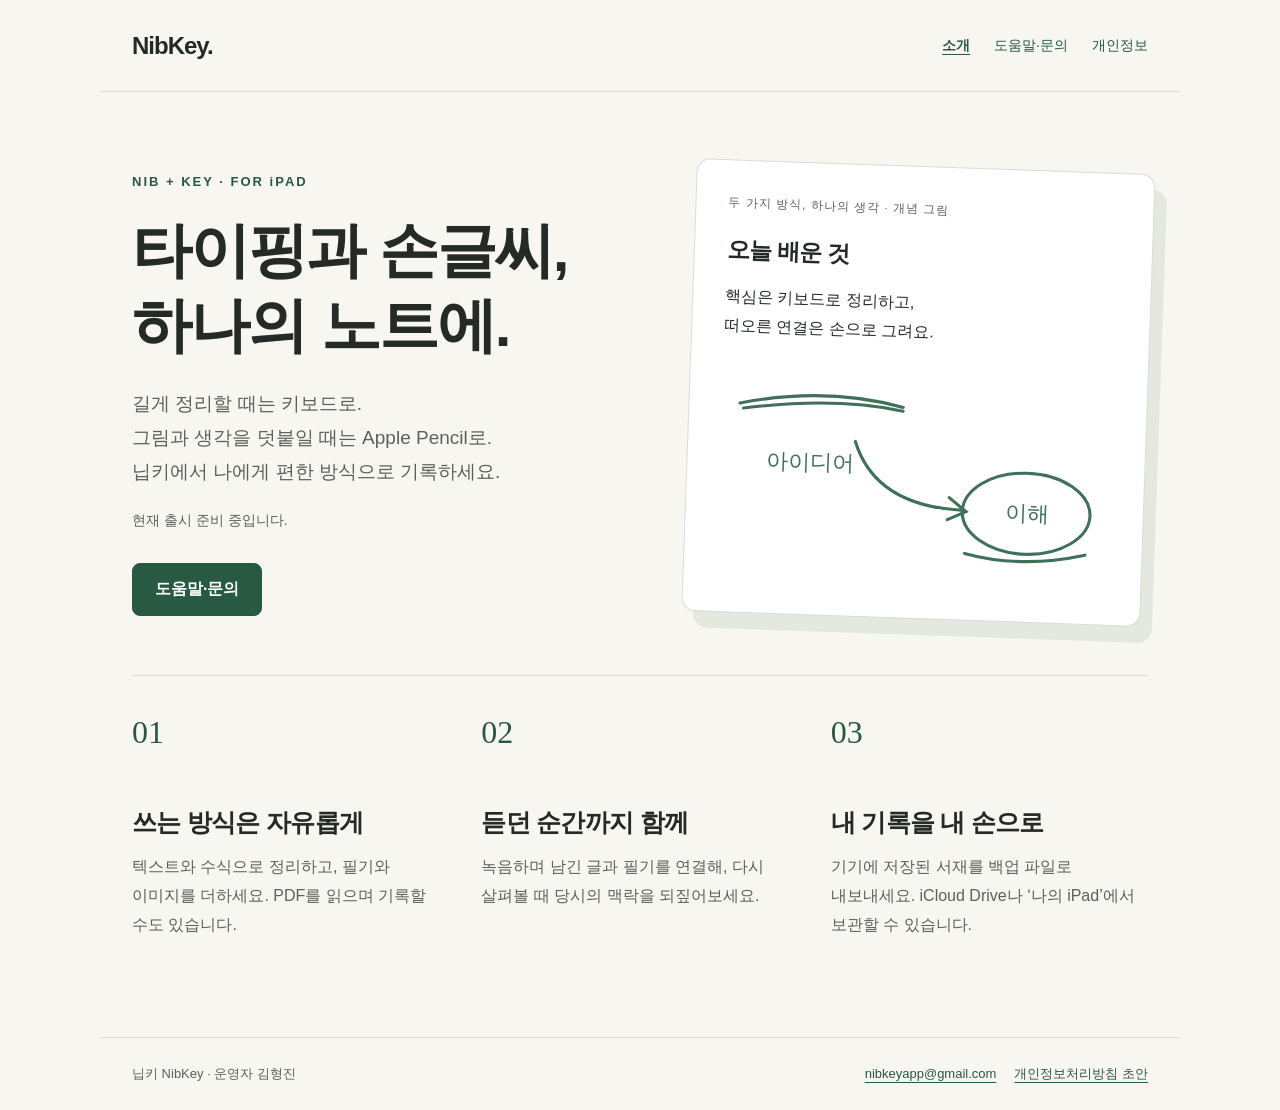
<file: index.html>
<!doctype html>
<html lang="ko"><head><meta charset="utf-8"><meta name="viewport" content="width=device-width,initial-scale=1"><meta name="description" content="닙키 NibKey — 타이핑과 손글씨, 하나의 노트에. iPad용 노트 앱을 준비하고 있습니다."><title>닙키 NibKey — 타이핑과 손글씨, 하나의 노트에</title><link rel="stylesheet" href="styles.css"></head><body>
<a class="skip" href="#main">본문으로 건너뛰기</a><header><a class="brand" href="index.html">NibKey<span aria-hidden="true">.</span></a><nav aria-label="주 메뉴"><a href="index.html" aria-current="page">소개</a><a href="support.html">도움말·문의</a><a href="privacy.html">개인정보</a></nav></header>
<main id="main"><section class="hero"><div><p class="eyebrow">NIB + KEY · FOR iPAD</p><h1>타이핑과 손글씨,<br>하나의 노트에.</h1><p class="lead">길게 정리할 때는 키보드로.<br>그림과 생각을 덧붙일 때는 Apple Pencil로.<br>닙키에서 나에게 편한 방식으로 기록하세요.</p><p class="meta">현재 출시 준비 중입니다.</p><a class="button primary" href="support.html">도움말·문의</a></div><div class="sample" aria-label="타이핑과 손글씨가 함께 있는 노트의 개념 그림"><p class="sample-label">두 가지 방식, 하나의 생각 · 개념 그림</p><h2>오늘 배운 것</h2><p>핵심은 키보드로 정리하고,<br>떠오른 연결은 손으로 그려요.</p><svg viewBox="0 0 320 180" role="img" aria-label="아이디어와 이해를 선으로 연결한 손그림"><g fill="none" stroke="#3f7159" stroke-width="2.5" stroke-linecap="round"><path d="M15 36 Q85 20 148 35 M18 40 Q92 28 148 38 M110 64 Q128 116 200 117 M188 107 L202 118 L187 125"/><ellipse cx="251" cy="118" rx="52" ry="33"/><path d="M202 152 Q248 163 300 150"/></g><text x="38" y="88" fill="#3f7159" font-size="18">아이디어</text><text x="234" y="124" fill="#3f7159" font-size="18">이해</text></svg></div></section>
<section class="features" aria-label="닙키에서 할 수 있는 일"><div><span class="number">01</span><h2>쓰는 방식은 자유롭게</h2><p>텍스트와 수식으로 정리하고, 필기와 이미지를 더하세요. PDF를 읽으며 기록할 수도 있습니다.</p></div><div><span class="number">02</span><h2>듣던 순간까지 함께</h2><p>녹음하며 남긴 글과 필기를 연결해, 다시 살펴볼 때 당시의 맥락을 되짚어보세요.</p></div><div><span class="number">03</span><h2>내 기록을 내 손으로</h2><p>기기에 저장된 서재를 백업 파일로 내보내세요. iCloud Drive나 ‘나의 iPad’에서 보관할 수 있습니다.</p></div></section></main>
<footer><p>닙키 NibKey · 운영자 김형진</p><div class="links"><a href="mailto:nibkeyapp@gmail.com">nibkeyapp@gmail.com</a><a href="privacy.html">개인정보처리방침 초안</a></div></footer></body></html>
</file>
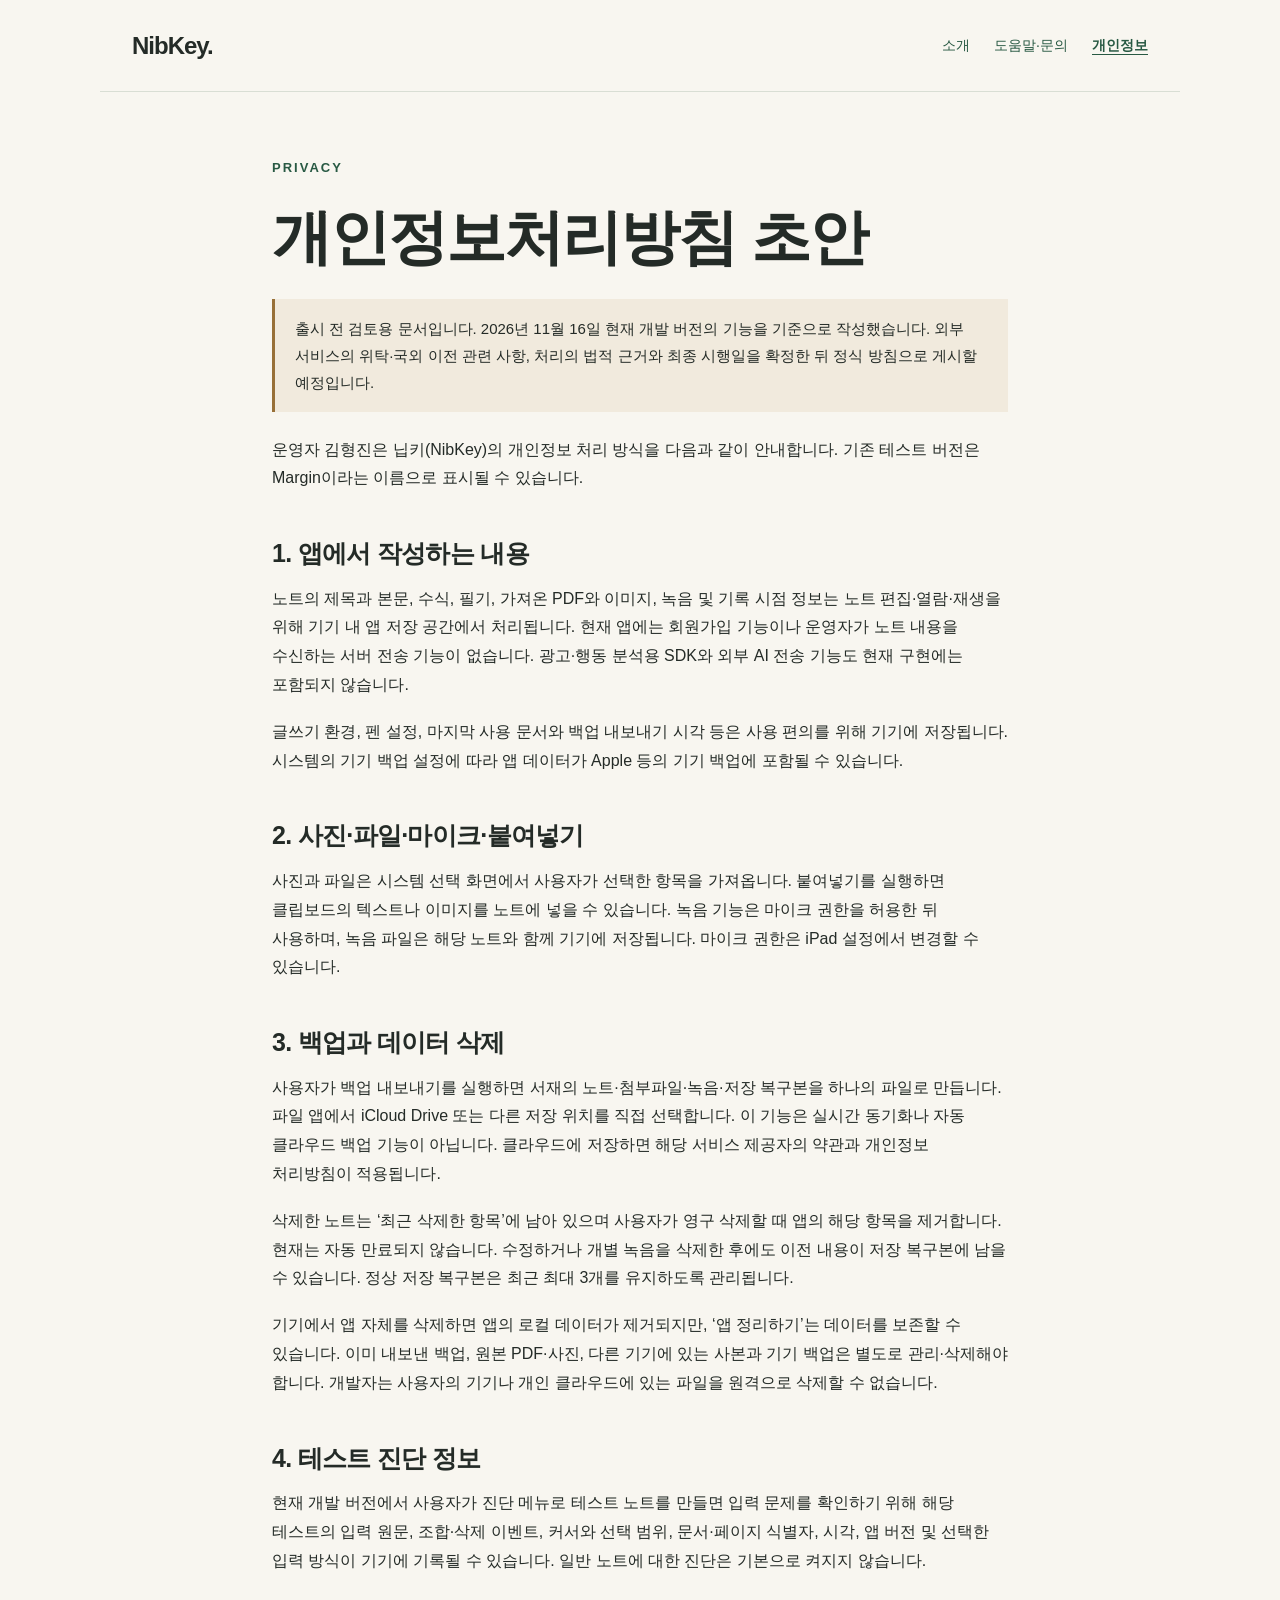
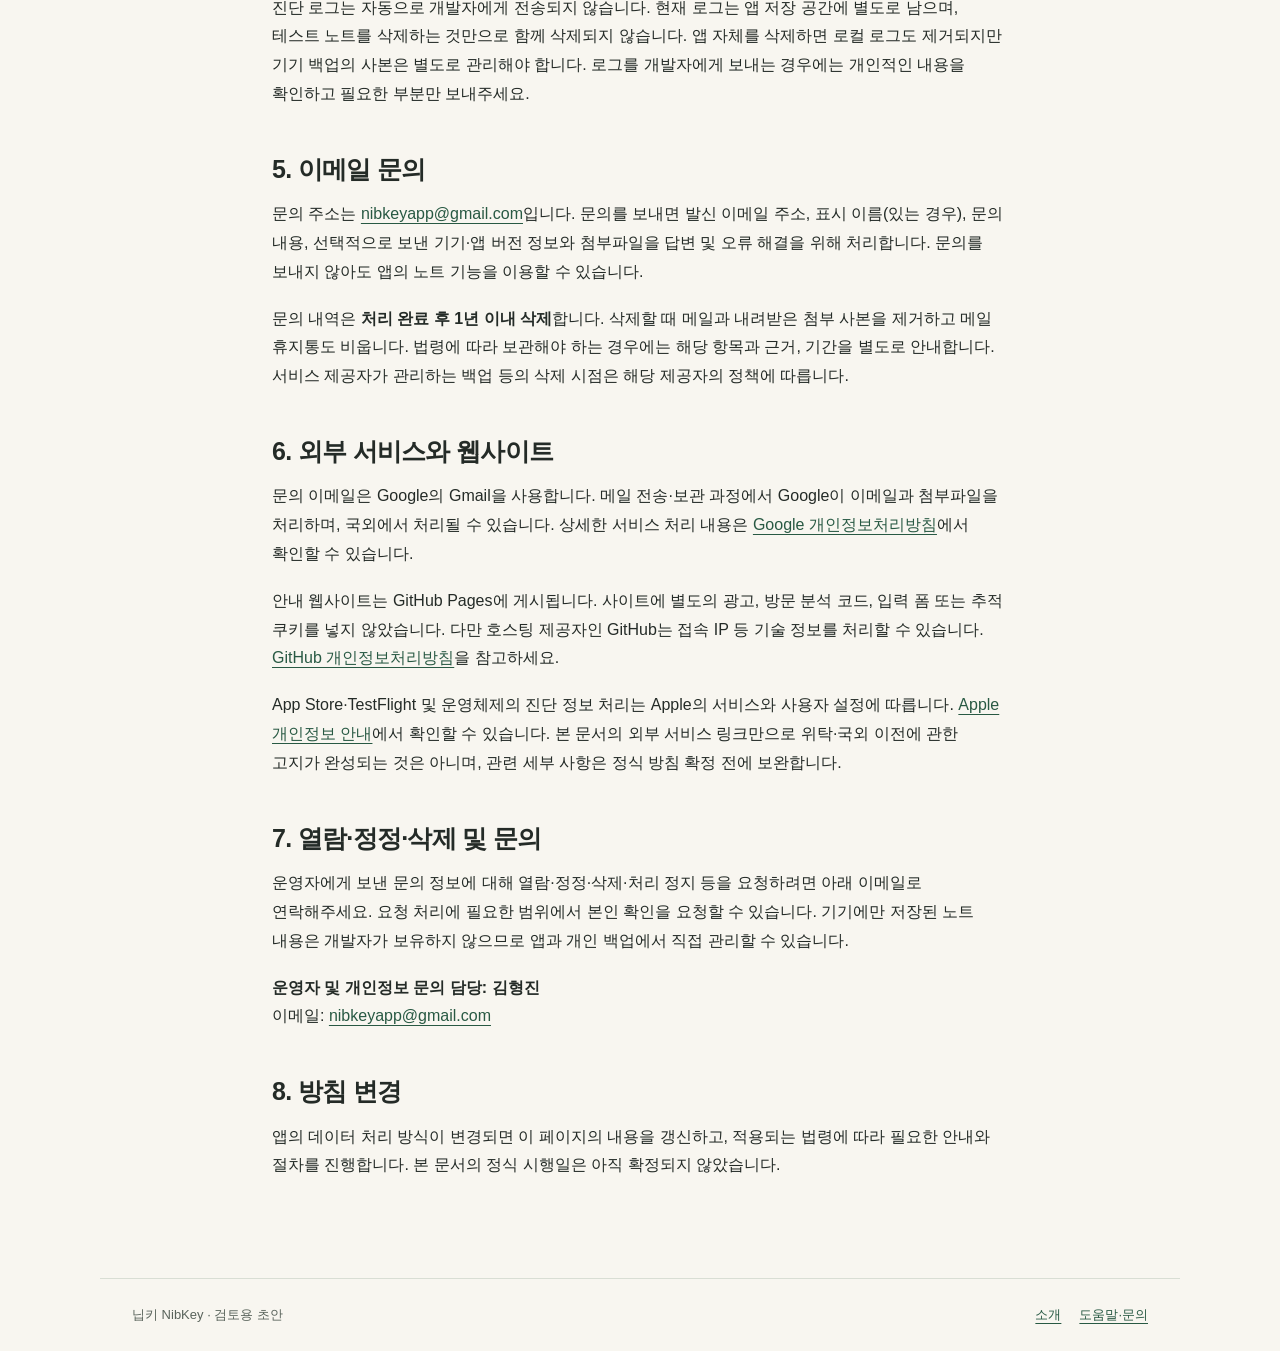
<file: privacy.html>
<!doctype html>
<html lang="ko"><head><meta charset="utf-8"><meta name="viewport" content="width=device-width,initial-scale=1"><meta name="robots" content="noindex"><meta name="description" content="닙키 NibKey 개인정보처리방침 검토용 초안"><title>개인정보처리방침 초안 — 닙키 NibKey</title><link rel="stylesheet" href="styles.css"></head><body>
<a class="skip" href="#main">본문으로 건너뛰기</a><header><a class="brand" href="index.html">NibKey.</a><nav aria-label="주 메뉴"><a href="index.html">소개</a><a href="support.html">도움말·문의</a><a href="privacy.html" aria-current="page">개인정보</a></nav></header>
<main class="article" id="main"><p class="eyebrow">PRIVACY</p><h1>개인정보처리방침 초안</h1><div class="notice">출시 전 검토용 문서입니다. 2026년 11월 16일 현재 개발 버전의 기능을 기준으로 작성했습니다. 외부 서비스의 위탁·국외 이전 관련 사항, 처리의 법적 근거와 최종 시행일을 확정한 뒤 정식 방침으로 게시할 예정입니다.</div>
<p>운영자 김형진은 닙키(NibKey)의 개인정보 처리 방식을 다음과 같이 안내합니다. 기존 테스트 버전은 Margin이라는 이름으로 표시될 수 있습니다.</p>
<h2>1. 앱에서 작성하는 내용</h2><p>노트의 제목과 본문, 수식, 필기, 가져온 PDF와 이미지, 녹음 및 기록 시점 정보는 노트 편집·열람·재생을 위해 기기 내 앱 저장 공간에서 처리됩니다. 현재 앱에는 회원가입 기능이나 운영자가 노트 내용을 수신하는 서버 전송 기능이 없습니다. 광고·행동 분석용 SDK와 외부 AI 전송 기능도 현재 구현에는 포함되지 않습니다.</p><p>글쓰기 환경, 펜 설정, 마지막 사용 문서와 백업 내보내기 시각 등은 사용 편의를 위해 기기에 저장됩니다. 시스템의 기기 백업 설정에 따라 앱 데이터가 Apple 등의 기기 백업에 포함될 수 있습니다.</p>
<h2>2. 사진·파일·마이크·붙여넣기</h2><p>사진과 파일은 시스템 선택 화면에서 사용자가 선택한 항목을 가져옵니다. 붙여넣기를 실행하면 클립보드의 텍스트나 이미지를 노트에 넣을 수 있습니다. 녹음 기능은 마이크 권한을 허용한 뒤 사용하며, 녹음 파일은 해당 노트와 함께 기기에 저장됩니다. 마이크 권한은 iPad 설정에서 변경할 수 있습니다.</p>
<h2>3. 백업과 데이터 삭제</h2><p>사용자가 백업 내보내기를 실행하면 서재의 노트·첨부파일·녹음·저장 복구본을 하나의 파일로 만듭니다. 파일 앱에서 iCloud Drive 또는 다른 저장 위치를 직접 선택합니다. 이 기능은 실시간 동기화나 자동 클라우드 백업 기능이 아닙니다. 클라우드에 저장하면 해당 서비스 제공자의 약관과 개인정보 처리방침이 적용됩니다.</p><p>삭제한 노트는 ‘최근 삭제한 항목’에 남아 있으며 사용자가 영구 삭제할 때 앱의 해당 항목을 제거합니다. 현재는 자동 만료되지 않습니다. 수정하거나 개별 녹음을 삭제한 후에도 이전 내용이 저장 복구본에 남을 수 있습니다. 정상 저장 복구본은 최근 최대 3개를 유지하도록 관리됩니다.</p><p>기기에서 앱 자체를 삭제하면 앱의 로컬 데이터가 제거되지만, ‘앱 정리하기’는 데이터를 보존할 수 있습니다. 이미 내보낸 백업, 원본 PDF·사진, 다른 기기에 있는 사본과 기기 백업은 별도로 관리·삭제해야 합니다. 개발자는 사용자의 기기나 개인 클라우드에 있는 파일을 원격으로 삭제할 수 없습니다.</p>
<h2>4. 테스트 진단 정보</h2><p>현재 개발 버전에서 사용자가 진단 메뉴로 테스트 노트를 만들면 입력 문제를 확인하기 위해 해당 테스트의 입력 원문, 조합·삭제 이벤트, 커서와 선택 범위, 문서·페이지 식별자, 시각, 앱 버전 및 선택한 입력 방식이 기기에 기록될 수 있습니다. 일반 노트에 대한 진단은 기본으로 켜지지 않습니다.</p><p>진단 로그는 자동으로 개발자에게 전송되지 않습니다. 현재 로그는 앱 저장 공간에 별도로 남으며, 테스트 노트를 삭제하는 것만으로 함께 삭제되지 않습니다. 앱 자체를 삭제하면 로컬 로그도 제거되지만 기기 백업의 사본은 별도로 관리해야 합니다. 로그를 개발자에게 보내는 경우에는 개인적인 내용을 확인하고 필요한 부분만 보내주세요.</p>
<h2>5. 이메일 문의</h2><p>문의 주소는 <a href="mailto:nibkeyapp@gmail.com">nibkeyapp@gmail.com</a>입니다. 문의를 보내면 발신 이메일 주소, 표시 이름(있는 경우), 문의 내용, 선택적으로 보낸 기기·앱 버전 정보와 첨부파일을 답변 및 오류 해결을 위해 처리합니다. 문의를 보내지 않아도 앱의 노트 기능을 이용할 수 있습니다.</p><p>문의 내역은 <strong>처리 완료 후 1년 이내 삭제</strong>합니다. 삭제할 때 메일과 내려받은 첨부 사본을 제거하고 메일 휴지통도 비웁니다. 법령에 따라 보관해야 하는 경우에는 해당 항목과 근거, 기간을 별도로 안내합니다. 서비스 제공자가 관리하는 백업 등의 삭제 시점은 해당 제공자의 정책에 따릅니다.</p>
<h2>6. 외부 서비스와 웹사이트</h2><p>문의 이메일은 Google의 Gmail을 사용합니다. 메일 전송·보관 과정에서 Google이 이메일과 첨부파일을 처리하며, 국외에서 처리될 수 있습니다. 상세한 서비스 처리 내용은 <a href="https://policies.google.com/privacy?hl=ko">Google 개인정보처리방침</a>에서 확인할 수 있습니다.</p><p>안내 웹사이트는 GitHub Pages에 게시됩니다. 사이트에 별도의 광고, 방문 분석 코드, 입력 폼 또는 추적 쿠키를 넣지 않았습니다. 다만 호스팅 제공자인 GitHub는 접속 IP 등 기술 정보를 처리할 수 있습니다. <a href="https://docs.github.com/en/site-policy/privacy-policies/github-general-privacy-statement">GitHub 개인정보처리방침</a>을 참고하세요.</p><p>App Store·TestFlight 및 운영체제의 진단 정보 처리는 Apple의 서비스와 사용자 설정에 따릅니다. <a href="https://www.apple.com/legal/privacy/">Apple 개인정보 안내</a>에서 확인할 수 있습니다. 본 문서의 외부 서비스 링크만으로 위탁·국외 이전에 관한 고지가 완성되는 것은 아니며, 관련 세부 사항은 정식 방침 확정 전에 보완합니다.</p>
<h2>7. 열람·정정·삭제 및 문의</h2><p>운영자에게 보낸 문의 정보에 대해 열람·정정·삭제·처리 정지 등을 요청하려면 아래 이메일로 연락해주세요. 요청 처리에 필요한 범위에서 본인 확인을 요청할 수 있습니다. 기기에만 저장된 노트 내용은 개발자가 보유하지 않으므로 앱과 개인 백업에서 직접 관리할 수 있습니다.</p><p><strong>운영자 및 개인정보 문의 담당: 김형진</strong><br>이메일: <a href="mailto:nibkeyapp@gmail.com">nibkeyapp@gmail.com</a></p>
<h2>8. 방침 변경</h2><p>앱의 데이터 처리 방식이 변경되면 이 페이지의 내용을 갱신하고, 적용되는 법령에 따라 필요한 안내와 절차를 진행합니다. 본 문서의 정식 시행일은 아직 확정되지 않았습니다.</p></main>
<footer><p>닙키 NibKey · 검토용 초안</p><div class="links"><a href="index.html">소개</a><a href="support.html">도움말·문의</a></div></footer></body></html>
</file>
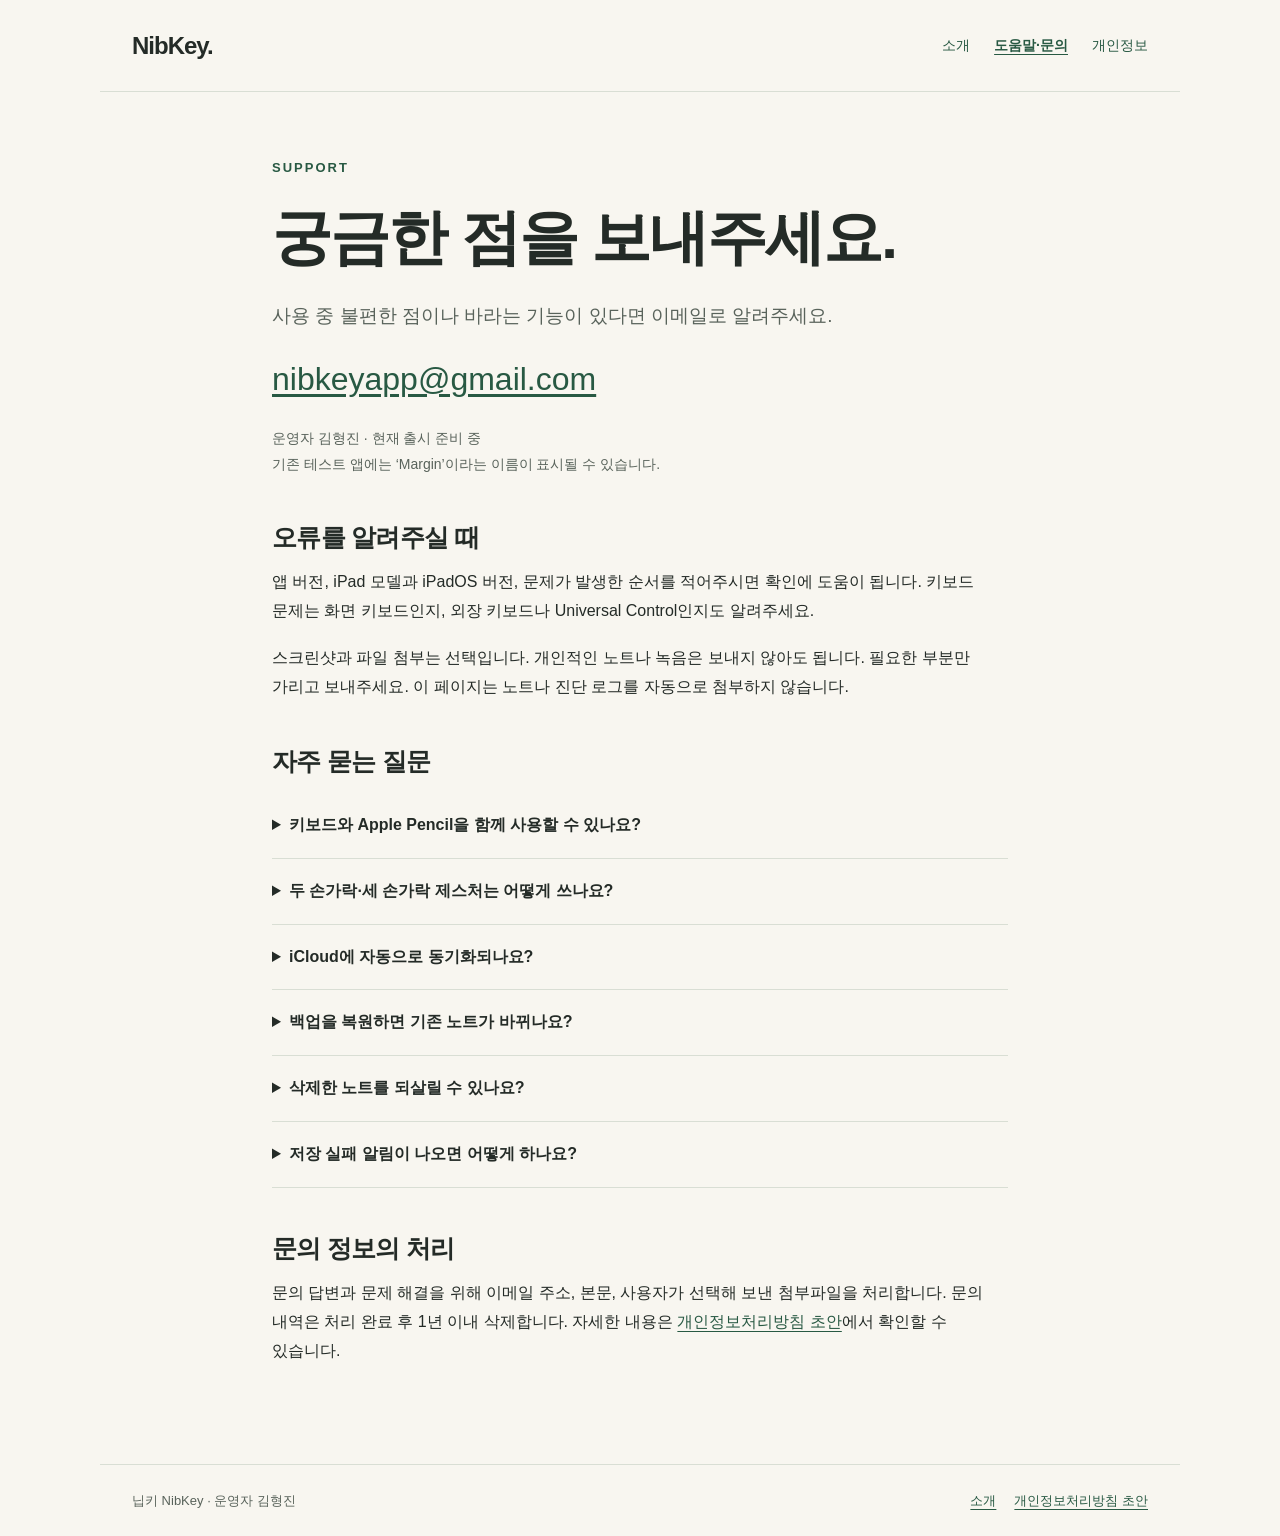
<file: support.html>
<!doctype html>
<html lang="ko"><head><meta charset="utf-8"><meta name="viewport" content="width=device-width,initial-scale=1"><meta name="description" content="닙키 NibKey 사용 도움말과 문의 안내"><title>도움말·문의 — 닙키 NibKey</title><link rel="stylesheet" href="styles.css"></head><body>
<a class="skip" href="#main">본문으로 건너뛰기</a><header><a class="brand" href="index.html">NibKey.</a><nav aria-label="주 메뉴"><a href="index.html">소개</a><a href="support.html" aria-current="page">도움말·문의</a><a href="privacy.html">개인정보</a></nav></header>
<main class="article" id="main"><p class="eyebrow">SUPPORT</p><h1>궁금한 점을 보내주세요.</h1><p class="lead">사용 중 불편한 점이나 바라는 기능이 있다면 이메일로 알려주세요.</p><p><a class="contact" href="mailto:nibkeyapp@gmail.com">nibkeyapp@gmail.com</a></p><p class="meta">운영자 김형진 · 현재 출시 준비 중<br>기존 테스트 앱에는 ‘Margin’이라는 이름이 표시될 수 있습니다.</p>
<h2>오류를 알려주실 때</h2><p>앱 버전, iPad 모델과 iPadOS 버전, 문제가 발생한 순서를 적어주시면 확인에 도움이 됩니다. 키보드 문제는 화면 키보드인지, 외장 키보드나 Universal Control인지도 알려주세요.</p><p>스크린샷과 파일 첨부는 선택입니다. 개인적인 노트나 녹음은 보내지 않아도 됩니다. 필요한 부분만 가리고 보내주세요. 이 페이지는 노트나 진단 로그를 자동으로 첨부하지 않습니다.</p>
<h2>자주 묻는 질문</h2>
<details><summary>키보드와 Apple Pencil을 함께 사용할 수 있나요?</summary><p>텍스트를 입력하고 Pencil로 필기를 더할 수 있습니다. 글자 서식, 수식 입력, 이미지 추가도 지원합니다.</p></details>
<details><summary>두 손가락·세 손가락 제스처는 어떻게 쓰나요?</summary><p>본문에서 두 손가락으로 두 번 탭하면 필기를 되돌리고, 세 손가락으로 두 번 탭하면 필기를 다시 실행합니다. 이 제스처는 텍스트 편집 내역을 되돌리는 기능이 아닙니다.</p></details>
<details><summary>iCloud에 자동으로 동기화되나요?</summary><p>현재는 수동 백업 방식입니다. 서재의 ‘백업과 복구’ → ‘백업 내보내기 · 가져오기’ → ‘지금 백업’에서 iCloud Drive 또는 ‘나의 iPad’를 선택하세요. 클라우드 업로드 완료 여부는 파일 앱에서 확인할 수 있습니다.</p></details>
<details><summary>백업을 복원하면 기존 노트가 바뀌나요?</summary><p>‘백업에서 복원’에서 파일을 선택하면 기존 노트를 유지하고 ‘복원된 서재’ 폴더에 추가합니다. 백업에는 저장 복구본이 포함되고, 최근 삭제한 항목은 포함되지 않습니다.</p></details>
<details><summary>삭제한 노트를 되살릴 수 있나요?</summary><p>서재의 ‘백업과 복구’ → ‘최근 삭제한 항목’에서 복원할 수 있습니다. 여기서 영구 삭제한 항목은 별도로 보관한 백업이 있어야 복원할 수 있습니다.</p></details>
<details><summary>저장 실패 알림이 나오면 어떻게 하나요?</summary><p>앱을 종료하기 전에 저장 공간을 확인하고 ‘다시 시도’를 눌러주세요. 저장이 완료되지 않은 변경은 앱이 강제 종료되면 사라질 수 있습니다. 문제가 계속되면 오류 메시지와 발생 순서를 문의 주소로 보내주세요.</p></details>
<h2>문의 정보의 처리</h2><p>문의 답변과 문제 해결을 위해 이메일 주소, 본문, 사용자가 선택해 보낸 첨부파일을 처리합니다. 문의 내역은 처리 완료 후 1년 이내 삭제합니다. 자세한 내용은 <a href="privacy.html">개인정보처리방침 초안</a>에서 확인할 수 있습니다.</p></main>
<footer><p>닙키 NibKey · 운영자 김형진</p><div class="links"><a href="index.html">소개</a><a href="privacy.html">개인정보처리방침 초안</a></div></footer></body></html>
</file>
<file: styles.css>
:root{color-scheme:light;--paper:#f8f6f0;--ink:#242b27;--muted:#59635b;--green:#285943;--line:#d9ded4}*{box-sizing:border-box}body{margin:0;background:var(--paper);color:var(--ink);font-family:-apple-system,BlinkMacSystemFont,"Apple SD Gothic Neo","Noto Sans KR",sans-serif;line-height:1.8;word-break:keep-all;overflow-wrap:anywhere}a{color:var(--green);text-underline-offset:4px}a:hover{text-decoration-thickness:2px}a:focus-visible,summary:focus-visible{outline:3px solid #a15b25;outline-offset:5px}header,main,footer{max-width:1080px;margin:auto;padding:24px 32px}header{display:flex;align-items:center;justify-content:space-between;gap:20px;border-bottom:1px solid var(--line)}.brand{font-size:24px;font-weight:750;letter-spacing:-1px;text-decoration:none;color:var(--ink)}nav{display:flex;gap:24px;font-size:14px}nav a{text-decoration:none}nav a[aria-current=page]{text-decoration:underline;font-weight:700}.skip{position:absolute;left:16px;top:-100px;background:white;padding:8px}.skip:focus{top:8px}main{padding-top:64px;padding-bottom:80px}.eyebrow{font-size:13px;font-weight:650;letter-spacing:2px;color:var(--green)}h1{font-size:clamp(34px,5vw,60px);line-height:1.25;letter-spacing:-2px;margin:20px 0 24px}h2{font-size:25px;line-height:1.5;margin:42px 0 12px;letter-spacing:-.7px}h3{font-size:18px;margin-bottom:8px}p{margin:0 0 18px}.lead{font-size:19px;color:var(--muted);max-width:620px}.hero{display:grid;grid-template-columns:1.1fr 1fr;gap:52px;align-items:center;padding:10px 0 56px}.button{display:inline-block;padding:11px 22px;border:1px solid var(--green);border-radius:8px;text-decoration:none;font-weight:600;margin-top:12px}.button.primary{background:var(--green);color:white}.sample{background:white;padding:32px;border:1px solid var(--line);border-radius:14px;box-shadow:12px 16px 0 #e4e9df;transform:rotate(2deg)}.sample-label{font-size:12px;color:var(--muted);letter-spacing:1px}.sample h2{margin:16px 0;font-size:23px}.sample svg{display:block;width:100%;height:auto}.features{display:grid;grid-template-columns:repeat(3,1fr);gap:32px;border-top:1px solid var(--line);padding-top:28px}.number{font-family:Georgia,serif;font-size:32px;color:var(--green)}.features p{color:var(--muted)}.article{max-width:800px}.notice{border-left:3px solid #987038;background:#f1eadd;padding:16px 20px;margin:24px 0;font-size:15px}.meta{font-size:14px;color:var(--muted)}.contact{font-size:clamp(20px,4vw,32px)}details{border-bottom:1px solid var(--line);padding:18px 0}summary{font-weight:650;cursor:pointer}details p{margin:14px 0 0}li{margin:8px 0}footer{border-top:1px solid var(--line);font-size:13px;color:var(--muted);display:flex;justify-content:space-between;gap:24px}footer p{margin:0}.links{display:flex;gap:18px;flex-wrap:wrap}@media(max-width:700px){header,main,footer{padding-left:22px;padding-right:22px}header{flex-wrap:wrap}nav{gap:18px}.hero{grid-template-columns:1fr;gap:32px}.sample{transform:none;box-shadow:6px 8px 0 #e4e9df}.features{grid-template-columns:1fr;gap:12px}main{padding-top:38px}footer{flex-direction:column}h1{letter-spacing:-1px}}@media print{nav,.skip,.button{display:none}body{background:white}main{padding-top:0}a{color:inherit}.notice{border:1px solid #aaa}.sample{transform:none;box-shadow:none}}
</file>
